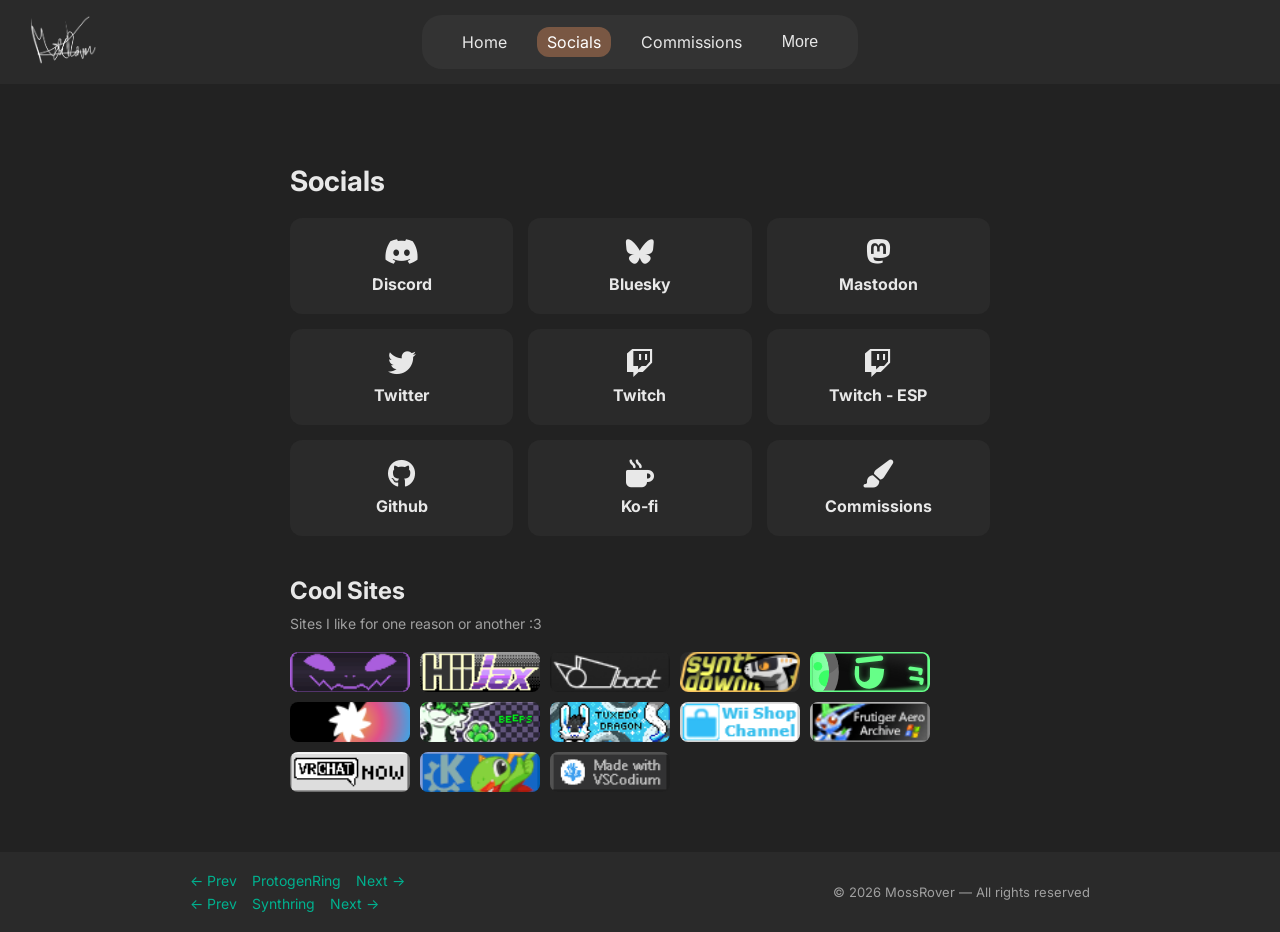
<file: socials.html>
<!doctype html>
<html lang="es">
    <head>
        <meta charset="UTF-8" />
        <meta name="viewport" content="width=device-width, initial-scale=1.0" />
        <meta name="color-scheme" content="dark" />
        <style>
            html,
            body {
                background-color: #222222;
                visibility: hidden;
            }
        </style>
        <title>moss's spaceship</title>
        <link
            href="https://fonts.googleapis.com/css2?family=Inter:wght@400;500;600;700&display=swap"
            rel="stylesheet"
        />
        <link
            rel="stylesheet"
            href="https://cdnjs.cloudflare.com/ajax/libs/font-awesome/6.6.0/css/all.min.css"
        />
        <link rel="stylesheet" href="styles.css" />
        <link
            rel="icon"
            type="image/png"
            href="assets/others/moss_website_logo.png"
        />
    </head>
    <body>
        <header>
            <a href="index.html" class="logo">
                <img src="assets/others/mossrover_sign_logo.png" alt="Logo" />
            </a>

            <nav class="navbar">
                <a href="index.html">Home</a>
                <a href="socials.html" class="active">Socials</a>
                <a href="commissions.html">Commissions</a>

                <div class="dropdown">
                    <button class="dropdown-btn" onclick="toggleMenu()">
                        More
                    </button>
                    <div class="dropdown-menu">
                        <a href="tech.html">My Tech</a>
                        <a href="#">WIP 🚧</a>
                    </div>
                </div>
            </nav>
        </header>

        <main>
            <div class="socials-container">
                <h1>Socials</h1>
                <div class="socials-grid">
                    <a
                        href="https://discord.com/users/mossrover"
                        class="social-card"
                    >
                        <i class="fa-brands fa-discord"></i>
                        Discord
                    </a>
                    <a
                        href="https://bsky.app/profile/m055-r0-v3r.com"
                        class="social-card"
                    >
                        <i class="fa-brands fa-bluesky"></i>
                        Bluesky
                    </a>
                    <a
                        href="https://merping.synth.download/@mossrover"
                        class="social-card"
                    >
                        <i class="fa-brands fa-mastodon"></i>
                        Mastodon
                    </a>
                    <a
                        href="https://twitter.com/moss_rover"
                        class="social-card"
                    >
                        <i class="fa-brands fa-twitter"></i>
                        Twitter
                    </a>
                    <a href="https://twitch.tv/mossrover" class="social-card">
                        <i class="fa-brands fa-twitch"></i>
                        Twitch
                    </a>
                    <a href="https://twitch.tv/roverconmusgo" class="social-card">
                        <i class="fa-brands fa-twitch"></i>
                        Twitch - ESP
                    </a>
                    <a href="https://github.com/mossrover" class="social-card">
                        <i class="fa-brands fa-github"></i>
                        Github
                    </a>
                    <a href="https://ko-fi.com/mossrover" class="social-card">
                        <i class="fa-solid fa-mug-hot"></i>
                        Ko-fi
                    </a>
                    <a
                        href="https://commissions.m055-r0-v3r.com"
                        class="social-card"
                    >
                        <i class="fa-solid fa-paintbrush"></i>
                        Commissions
                    </a>
                </div>
                <div class="cool-sites">
                    <h2>Cool Sites</h2>
                    <p>Sites I like for one reason or another :3</p>
                    <div class="cool-sites-grid">
                        <a
                            href="https://protogen.chat/"
                            target="_blank"
                            class="cool-site-banner"
                        >
                            <img
                                src="assets/cool_sites_images/protogen.gif"
                                alt="Protogen.chat"
                            />
                        </a>
                        <a
                            href="https://hiijax.net/"
                            target="_blank"
                            class="cool-site-banner"
                        >
                            <img
                                src="assets/cool_sites_images/hiijax.gif"
                                alt="hiijax.net"
                            />
                        </a>
                        <a
                            href="https://bootfloppy.neocities.org/"
                            target="_blank"
                            class="cool-site-banner"
                        >
                            <img
                                src="assets/cool_sites_images/bootfloppy.png"
                                alt="bootfloppy.neocities.org"
                            />
                        </a>
                        <a
                            href="https://synth.download/"
                            target="_blank"
                            class="cool-site-banner"
                        >
                            <img
                                src="assets/cool_sites_images/synthdownload.gif"
                                alt="synth.download"
                            />
                        </a>
                        <a
                            href="https://sneexy.synth.download/"
                            target="_blank"
                            class="cool-site-banner"
                        >
                            <img
                                src="assets/cool_sites_images/sneexy.svg"
                                alt="sneexy.synth.download"
                            />
                            <a
                            href="https://zenfyr.dev/"
                            target="_blank"
                            class="cool-site-banner"
                        >
                            <img
                                src="assets/cool_sites_images/zenfyr.webp"
                                alt="zenfyr.dev"
                            />
                        </a>
                        <a
                            href="https://beeps.website/"
                            target="_blank"
                            class="cool-site-banner"
                        >
                            <img
                                src="assets/cool_sites_images/beeps.gif"
                                alt="beeps.website"
                            />
                        </a>
                        <a
                            href="https://tuxedodragon.art/"
                            target="_blank"
                            class="cool-site-banner"
                        >
                            <img
                                src="assets/cool_sites_images/tuxedodragon.gif"
                                alt="tuxedodragon.art"
                            />
                        </a>
                        <a
                            href="https://wiishopchannel.net/"
                            target="_blank"
                            class="cool-site-banner"
                        >
                            <img
                                src="assets/cool_sites_images/wiishopchannel.gif"
                                alt="wiishopchannel.net"
                            />
                        </a>
                        <a
                            href="https://frutigeraeroarchive.org/"
                            target="_blank"
                            class="cool-site-banner"
                        >
                            <img
                                src="assets/cool_sites_images/frutigeraeroarchive.gif"
                                alt="frutigeraeroarchive.org"
                            />
                        </a>
                        <a
                            href="https://hello.vrchat.com/"
                            target="_blank"
                            class="cool-site-banner"
                        >
                            <img
                                src="assets/cool_sites_images/vrchat.gif"
                                alt="vrchat.com"
                            />
                            <a
                            href="https://kde.org/es/"
                            target="_blank"
                            class="cool-site-banner"
                        >
                            <img
                                src="assets/cool_sites_images/kde.gif"
                                alt="kde.org"
                            />
                                <a
                            href="https://vscodium.com/"
                            target="_blank"
                            class="cool-site-banner"
                        >
                            <img
                                src="assets/cool_sites_images/vscodium.gif"
                                alt="vscodium.com"
                            />
                        </a>
                    </div>
                </div>
            </div>
        </main>

        <script>
            document.addEventListener("DOMContentLoaded", function () {
                document.fonts.ready.then(function () {
                    document.body.style.visibility = "visible";
                });
            });

            function toggleMenu() {
                const menu = document.querySelector(".dropdown-menu");
                menu.classList.toggle("active");
            }
        </script>

        <footer>
    <div class="footer-content">
        <div style="display: flex; flex-direction: column; gap: 6px;">
            <div class="footer-webring">
                <a href="https://protogen.chat/webring/m055-r0-v3r.com/previous">← Prev</a>
                    <a href="https://protogen.chat/webring">ProtogenRing</a>
                    <a href="https://protogen.chat/webring/m055-r0-v3r.com/next"
                        >Next →</a
                    >
            </div>
            <div class="footer-webring">
                <a href="https://synth.download/ring/moss/previous">← Prev</a>
                <a href="https://synth.download/ring">Synthring</a>
                <a href="https://synth.download/ring/moss/next">Next →</a>
            </div>
        </div>
        <p class="footer-copy">© 2026 MossRover — All rights reserved</p>
    </div>
</footer>

    </body>
</html>
</file>
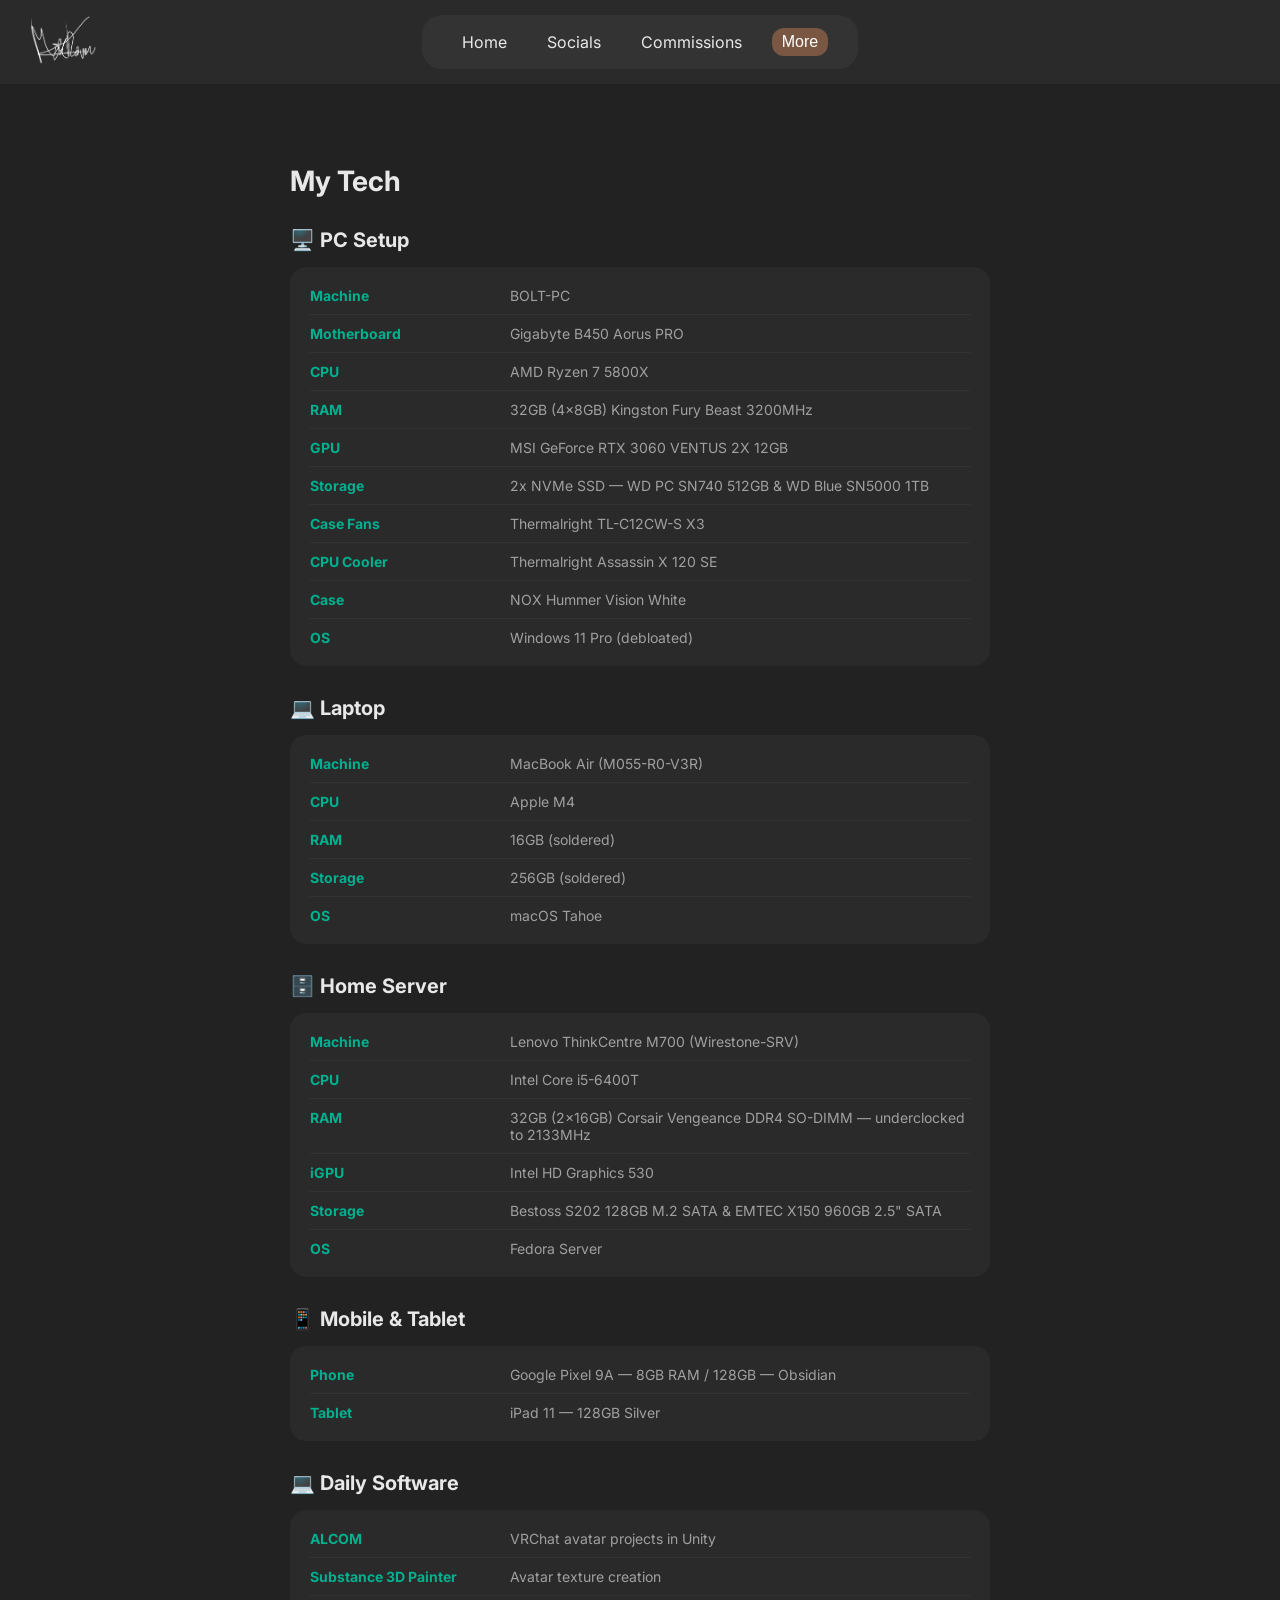
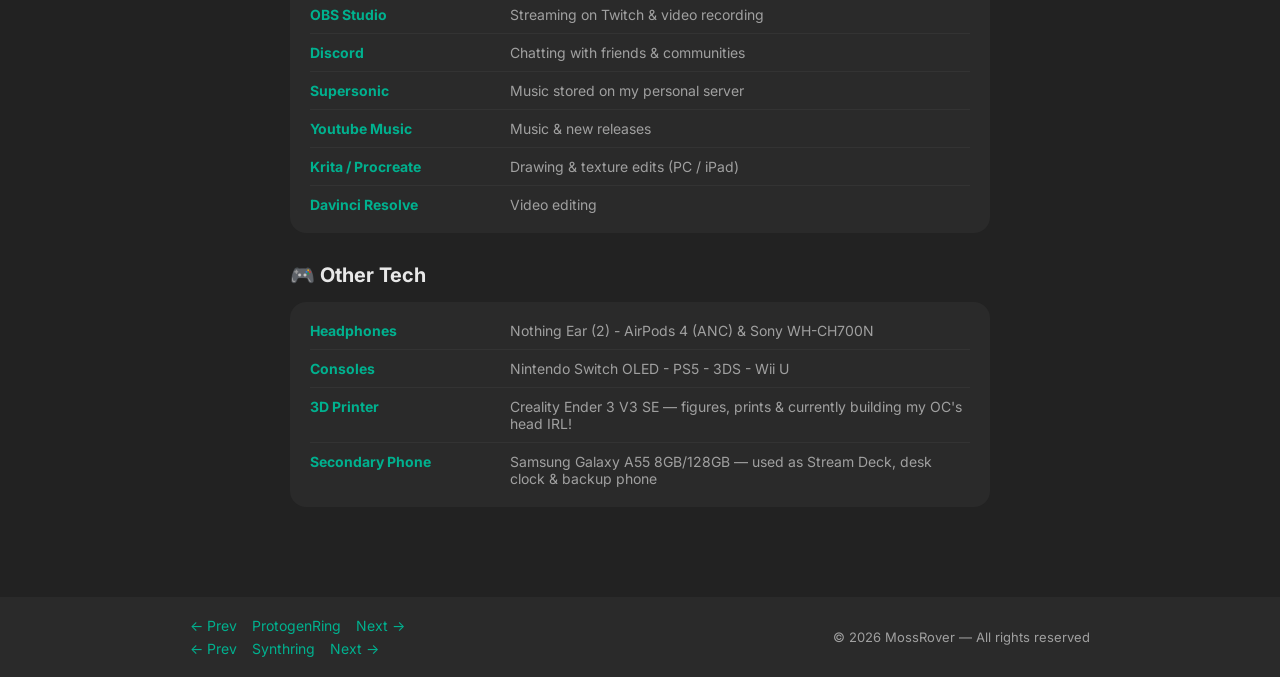
<file: tech.html>
<!doctype html>
<html lang="es">
    <head>
        <meta charset="UTF-8" />
        <meta name="viewport" content="width=device-width, initial-scale=1.0" />
        <meta name="color-scheme" content="dark" />
        <style>
            html,
            body {
                background-color: #222222;
                visibility: hidden;
            }
        </style>
        <title>moss's spaceship</title>
        <link
            href="https://fonts.googleapis.com/css2?family=Inter:wght@400;500;600;700&display=swap"
            rel="stylesheet"
        />
        <link
            rel="stylesheet"
            href="https://cdnjs.cloudflare.com/ajax/libs/font-awesome/6.6.0/css/all.min.css"
        />
        <link rel="stylesheet" href="styles.css" />
        <link
            rel="icon"
            type="image/png"
            href="assets/others/moss_website_logo.png"
        />
    </head>

    <body>
        <header>
            <a href="index.html" class="logo">
                <img src="assets/others/mossrover_sign_logo.png" alt="Logo" />
            </a>

            <nav class="navbar">
                <a href="index.html">Home</a>
                <a href="socials.html">Socials</a>
                <a href="commissions.html">Commissions</a>

                <div class="dropdown">
                    <button class="dropdown-btn active" onclick="toggleMenu()">
                        More
                    </button>
                    <div class="dropdown-menu">
                        <a href="tech.html">My Tech</a>
                        <a href="#">WIP 🚧</a>
                    </div>
                </div>
            </nav>
        </header>

        <main>
            <div class="tech-container">
                <h1>My Tech</h1>

                <div class="tech-section">
                    <h2>🖥️ PC Setup</h2>
                    <div class="tech-card">
                        <div class="tech-row">
                            <span class="tech-label">Machine</span>
                            <span class="tech-value">BOLT-PC</span>
                        </div>
                        <div class="tech-row">
                            <span class="tech-label">Motherboard</span>
                            <span class="tech-value"
                                >Gigabyte B450 Aorus PRO</span
                            >
                        </div>
                        <div class="tech-row">
                            <span class="tech-label">CPU</span>
                            <span class="tech-value">AMD Ryzen 7 5800X</span>
                        </div>
                        <div class="tech-row">
                            <span class="tech-label">RAM</span>
                            <span class="tech-value"
                                >32GB (4x8GB) Kingston Fury Beast 3200MHz</span
                            >
                        </div>
                        <div class="tech-row">
                            <span class="tech-label">GPU</span>
                            <span class="tech-value"
                                >MSI GeForce RTX 3060 VENTUS 2X 12GB</span
                            >
                        </div>
                        <div class="tech-row">
                            <span class="tech-label">Storage</span>
                            <span class="tech-value"
                                >2x NVMe SSD — WD PC SN740 512GB & WD Blue
                                SN5000 1TB</span
                            >
                        </div>
                        <div class="tech-row">
                            <span class="tech-label">Case Fans</span>
                            <span class="tech-value"
                                >Thermalright TL-C12CW-S X3</span
                            >
                        </div>
                        <div class="tech-row">
                            <span class="tech-label">CPU Cooler</span>
                            <span class="tech-value"
                                >Thermalright Assassin X 120 SE</span
                            >
                        </div>
                        <div class="tech-row">
                            <span class="tech-label">Case</span>
                            <span class="tech-value"
                                >NOX Hummer Vision White</span
                            >
                        </div>
                        <div class="tech-row">
                            <span class="tech-label">OS</span>
                            <span class="tech-value"
                                >Windows 11 Pro (debloated)</span
                            >
                        </div>
                    </div>
                </div>

                <div class="tech-section">
                    <h2>💻 Laptop</h2>
                    <div class="tech-card">
                        <div class="tech-row">
                            <span class="tech-label">Machine</span>
                            <span class="tech-value"
                                >MacBook Air (M055-R0-V3R)</span
                            >
                        </div>
                        <div class="tech-row">
                            <span class="tech-label">CPU</span>
                            <span class="tech-value">Apple M4</span>
                        </div>
                        <div class="tech-row">
                            <span class="tech-label">RAM</span>
                            <span class="tech-value">16GB (soldered)</span>
                        </div>
                        <div class="tech-row">
                            <span class="tech-label">Storage</span>
                            <span class="tech-value">256GB (soldered)</span>
                        </div>
                        <div class="tech-row">
                            <span class="tech-label">OS</span>
                            <span class="tech-value">macOS Tahoe</span>
                        </div>
                    </div>
                </div>

                <div class="tech-section">
                    <h2>🗄️ Home Server</h2>
                    <div class="tech-card">
                        <div class="tech-row">
                            <span class="tech-label">Machine</span>
                            <span class="tech-value"
                                >Lenovo ThinkCentre M700 (Wirestone-SRV)</span
                            >
                        </div>
                        <div class="tech-row">
                            <span class="tech-label">CPU</span>
                            <span class="tech-value">Intel Core i5-6400T</span>
                        </div>
                        <div class="tech-row">
                            <span class="tech-label">RAM</span>
                            <span class="tech-value"
                                >32GB (2x16GB) Corsair Vengeance DDR4 SO-DIMM —
                                underclocked to 2133MHz</span
                            >
                        </div>
                        <div class="tech-row">
                            <span class="tech-label">iGPU</span>
                            <span class="tech-value"
                                >Intel HD Graphics 530</span
                            >
                        </div>
                        <div class="tech-row">
                            <span class="tech-label">Storage</span>
                            <span class="tech-value"
                                >Bestoss S202 128GB M.2 SATA & EMTEC X150 960GB
                                2.5" SATA</span
                            >
                        </div>
                        <div class="tech-row">
                            <span class="tech-label">OS</span>
                            <span class="tech-value">Fedora Server</span>
                        </div>
                    </div>
                </div>

                <div class="tech-section">
                    <h2>📱 Mobile & Tablet</h2>
                    <div class="tech-card">
                        <div class="tech-row">
                            <span class="tech-label">Phone</span>
                            <span class="tech-value"
                                >Google Pixel 9A — 8GB RAM / 128GB —
                                Obsidian</span
                            >
                        </div>
                        <div class="tech-row">
                            <span class="tech-label">Tablet</span>
                            <span class="tech-value"
                                >iPad 11 — 128GB Silver</span
                            >
                        </div>
                    </div>
                </div>

                <div class="tech-section">
                    <h2>💻 Daily Software</h2>
                    <div class="tech-card">
                        <div class="tech-row">
                            <span class="tech-label">ALCOM</span>
                            <span class="tech-value"
                                >VRChat avatar projects in Unity</span
                            >
                        </div>
                        <div class="tech-row">
                            <span class="tech-label">Substance 3D Painter</span>
                            <span class="tech-value"
                                >Avatar texture creation</span
                            >
                        </div>
                        <div class="tech-row">
                            <span class="tech-label">OBS Studio</span>
                            <span class="tech-value"
                                >Streaming on Twitch & video recording</span
                            >
                        </div>
                        <div class="tech-row">
                            <span class="tech-label">Discord</span>
                            <span class="tech-value"
                                >Chatting with friends & communities</span
                            >
                        </div>
                        <div class="tech-row">
                            <span class="tech-label">Supersonic</span>
                            <span class="tech-value"
                                >Music stored on my personal server</span
                            >
                        </div>
                        <div class="tech-row">
                            <span class="tech-label">Youtube Music</span>
                            <span class="tech-value">Music & new releases</span>
                        </div>
                        <div class="tech-row">
                            <span class="tech-label">Krita / Procreate</span>
                            <span class="tech-value"
                                >Drawing & texture edits (PC / iPad)</span
                            >
                        </div>
                        <div class="tech-row">
                            <span class="tech-label">Davinci Resolve</span>
                            <span class="tech-value">Video editing</span>
                        </div>
                    </div>
                </div>

                <div class="tech-section">
                    <h2>🎮 Other Tech</h2>
                    <div class="tech-card">
                        <div class="tech-row">
                            <span class="tech-label">Headphones</span>
                            <span class="tech-value"
                                >Nothing Ear (2) - AirPods 4 (ANC) & Sony WH-CH700N</span
                            >
                        </div>
                        <div class="tech-row">
                            <span class="tech-label">Consoles</span>
                            <span class="tech-value"
                                >Nintendo Switch OLED - PS5 - 3DS -  Wii U</span
                            >
                        </div>
                        <div class="tech-row">
                            <span class="tech-label">3D Printer</span>
                            <span class="tech-value"
                                >Creality Ender 3 V3 SE — figures, prints &
                                currently building my OC's head IRL!</span
                            >
                        </div>
                        <div class="tech-row">
                            <span class="tech-label">Secondary Phone</span>
                            <span class="tech-value"
                                >Samsung Galaxy A55 8GB/128GB — used as Stream
                                Deck, desk clock & backup phone</span
                            >
                        </div>
                    </div>
                </div>
            </div>
        </main>

        <script>
            document.addEventListener("DOMContentLoaded", function () {
                document.fonts.ready.then(function () {
                    document.body.style.visibility = "visible";
                });
            });

            function toggleMenu() {
                const menu = document.querySelector(".dropdown-menu");
                menu.classList.toggle("active");
            }
        </script>

<footer>
    <div class="footer-content">
        <div style="display: flex; flex-direction: column; gap: 6px;">
            <div class="footer-webring">
                <a href="https://protogen.chat/webring/m055-r0-v3r.com/previous">← Prev</a>
                    <a href="https://protogen.chat/webring">ProtogenRing</a>
                    <a href="https://protogen.chat/webring/m055-r0-v3r.com/next"
                        >Next →</a
                    >
            </div>
            <div class="footer-webring">
                <a href="https://synth.download/ring/moss/previous">← Prev</a>
                <a href="https://synth.download/ring">Synthring</a>
                <a href="https://synth.download/ring/moss/next">Next →</a>
            </div>
        </div>
        <p class="footer-copy">© 2026 MossRover — All rights reserved</p>
    </div>
</footer>

    </body>
</html>
</file>
<file: styles.css>
* {
    margin: 0;
    padding: 0;
    box-sizing: border-box;
}

html {
    scroll-behavior: smooth;
    background-color: #222222;
    overflow-x: hidden;
}

body {
    background-color: #222222;
    font-family: "Inter", sans-serif;
    position: relative;
    min-height: 100vh;
}

header {
    background-color: #2a2a2a;
    display: grid;
    grid-template-columns: 1fr auto 1fr;
    align-items: center;
    padding: 15px 30px;
    width: 100%;
    animation: slideDown 0.6s ease forwards;
}

.navbar {
    background-color: #333333;
    border-radius: 20px;
    padding: 12px 30px;
    display: flex;
    gap: 20px;
    align-items: center;
    margin: 0 auto;
}

.navbar a {
    text-decoration: none;
    color: #e8e8e8;
    font-size: 16px;
    padding: 5px 10px;
    border-radius: 12px;
    transition: background-color 0.2s ease;
}

.navbar a:hover,
.navbar a.active {
    background-color: #795743;
    color: #ffffff;
}

.dropdown {
    position: relative;
}

.dropdown-btn {
    background: none;
    border: none;
    font-size: 16px;
    color: #e8e8e8;
    cursor: pointer;
    padding: 5px 10px;
    border-radius: 12px;
    transition: background-color 0.2s ease;
}

.dropdown-btn:hover,
.dropdown-btn.active {
    background-color: #795743;
    color: #ffffff;
}

.dropdown-menu {
    display: none;
    position: absolute;
    top: 100%;
    left: 0;
    background-color: #2a2a2a;
    border-radius: 8px;
    padding: 8px;
    flex-direction: column;
    gap: 5px;
    min-width: 120px;
    white-space: nowrap;
}

.dropdown-menu.active {
    display: flex;
}

.dropdown-menu a {
    text-decoration: none;
    color: #e8e8e8;
    font-size: 14px;
    padding: 4px 8px;
    border-radius: 6px;
}

.dropdown-menu a:hover {
    background-color: #795743;
    color: #ffffff;
}

main {
    padding: 40px 40px 100px;
    display: flex;
    flex-direction: column;
    align-items: center;
    gap: 20px;
    animation: slideFromTop 0.4s ease forwards;
}

.hero {
    min-height: 75vh;
    display: flex;
    align-items: center;
    justify-content: center;
    width: 100%;
}

.card {
    background-color: #2a2a2a;
    border-radius: 16px;
    padding: 40px;
    display: flex;
    flex-direction: row;
    align-items: center;
    gap: 30px;
    width: 65%;
    will-change: filter;
}

.card img {
    width: 200px;
    height: 200px;
    border-radius: 16px;
    flex-shrink: 0;
}

.card-text h1 {
    font-size: 22px;
    color: #00b18f;
}

.card-text p {
    font-size: 14px;
    color: #a0a0a0;
}

.card-large {
    width: 70%;
    flex-direction: column;
    align-items: flex-start;
    gap: 10px;
}

.card-large h2 {
    font-size: 18px;
    color: #00b18f;
    margin-bottom: 5px;
    margin-top: 20px;
}

.card-large p {
    font-size: 14px;
    color: #a0a0a0;
    line-height: 1.6;
}

.scroll-btn {
    display: inline-block;
    margin-top: 10px;
    text-decoration: none;
    color: #00b18f;
    font-size: 14px;
    border: 1px solid #00b18f;
    padding: 5px 12px;
    border-radius: 12px;
}

.scroll-btn:hover {
    background-color: #00b18f;
    color: #ffffff;
}

.socials-container {
    padding: 40px;
    width: 65%;
}

.socials-container h1 {
    font-size: 28px;
    color: #e8e8e8;
    margin-bottom: 20px;
}

.socials-grid {
    display: grid;
    grid-template-columns: repeat(3, 1fr);
    gap: 15px;
}

.social-card {
    background-color: #2a2a2a;
    border-radius: 12px;
    padding: 20px;
    text-align: center;
    text-decoration: none;
    color: #e8e8e8;
    font-size: 16px;
    font-weight: bold;
    display: flex;
    flex-direction: column;
    align-items: center;
    gap: 8px;
    transition: background-color 0.2s ease;
    will-change: filter;
}

.social-card i {
    font-size: 28px;
}

.social-card:hover {
    background-color: #795743;
    color: #ffffff;
}

.cool-sites {
    margin-top: 40px;
}

.cool-sites h2 {
    font-size: 24px;
    color: #e8e8e8;
    margin-bottom: 10px;
}

.cool-sites p {
    font-size: 14px;
    color: #a0a0a0;
    margin-bottom: 20px;
}

.cool-sites-grid {
    display: flex;
    flex-wrap: wrap;
    gap: 10px;
}

.cool-site-banner {
    background-color: #2a2a2a;
    border-radius: 8px;
    width: 120px;
    height: 40px;
    display: flex;
    align-items: center;
    justify-content: center;
    text-decoration: none;
    color: #e8e8e8;
    font-size: 12px;
    transition: background-color 0.2s ease;
    will-change: filter;
}

.cool-site-banner:hover {
    background-color: #795743;
}

.cool-site-banner img {
    width: 100%;
    height: 100%;
    object-fit: cover;
    border-radius: 8px;
}

.logo img {
    height: 50px;
    width: auto;
}

.commissions-container {
    padding: 40px;
    width: 65%;
}

.commissions-container h1 {
    font-size: 28px;
    color: #e8e8e8;
    margin-bottom: 10px;
}

.commissions-container > p {
    font-size: 14px;
    color: #a0a0a0;
    margin-bottom: 30px;
}

.pricing-cards {
    display: grid;
    grid-template-columns: repeat(3, 1fr);
    gap: 15px;
    margin-bottom: 30px;
}

.pricing-card {
    background-color: #2a2a2a;
    border-radius: 12px;
    padding: 20px;
    display: flex;
    flex-direction: column;
    gap: 8px;
    will-change: filter;
}

.pricing-card h2 {
    font-size: 18px;
    color: #00b18f;
}

.pricing-card .price {
    font-size: 20px;
    font-weight: bold;
    color: #e8e8e8;
}

.pricing-card p {
    font-size: 14px;
    color: #a0a0a0;
    line-height: 1.5;
}

.commission-btn {
    display: inline-block;
    margin-bottom: 40px;
    text-decoration: none;
    color: #00b18f;
    font-size: 14px;
    border: 1px solid #00b18f;
    padding: 8px 16px;
    border-radius: 12px;
    transition: background-color 0.2s ease;
}

.commission-btn:hover {
    background-color: #00b18f;
    color: #ffffff;
}

.examples-title {
    font-size: 24px;
    color: #e8e8e8;
    margin-bottom: 20px;
}

.examples-grid {
    display: grid;
    grid-template-columns: repeat(3, 1fr);
    gap: 15px;
}

.example-card {
    display: flex;
    flex-direction: column;
    gap: 10px;
}

.example-placeholder {
    width: 100%;
    height: 200px;
    background-color: #333333;
    border-radius: 12px;
}

.example-card p {
    font-size: 13px;
    color: #a0a0a0;
    text-align: center;
}

.tech-container {
    padding: 40px;
    width: 65%;
}

.tech-container h1 {
    font-size: 28px;
    color: #e8e8e8;
    margin-bottom: 30px;
}

.tech-section {
    margin-bottom: 30px;
}

.tech-section h2 {
    font-size: 20px;
    color: #e8e8e8;
    margin-bottom: 15px;
}

.tech-card {
    background-color: #2a2a2a;
    border-radius: 16px;
    padding: 20px;
    display: flex;
    flex-direction: column;
    gap: 10px;
    will-change: filter;
}

.tech-row {
    display: flex;
    gap: 20px;
    font-size: 14px;
    border-bottom: 1px solid #333333;
    padding-bottom: 10px;
}

.tech-row:last-child {
    border-bottom: none;
    padding-bottom: 0;
}

.tech-label {
    font-weight: bold;
    color: #00b18f;
    min-width: 180px;
}

.tech-value {
    color: #a0a0a0;
}

.gallery-item {
    display: block;
    cursor: pointer;
}

.gallery {
    display: flex;
    gap: 15px;
    margin-top: 10px;
    flex-wrap: wrap;
}

.gallery-placeholder {
    width: 150px;
    height: 150px;
    background-color: #333333;
    border-radius: 12px;
}

.gallery-img {
    width: 150px;
    height: 150px;
    object-fit: cover;
    border-radius: 12px;
    cursor: pointer;
}

.lightbox {
    display: none;
    position: fixed;
    top: 0;
    left: 0;
    width: 100vw;
    height: 100vh;
    background-color: rgba(0, 0, 0, 0.9);
    z-index: 999;
    align-items: center;
    justify-content: center;
    overflow: hidden;
}

.lightbox.active {
    display: flex;
}

.lightbox img {
    max-width: 80%;
    max-height: 80%;
    border-radius: 12px;
}

.lightbox-close {
    position: fixed;
    top: 0;
    left: 0;
    width: 100%;
    height: 100%;
    z-index: -1;
    cursor: pointer;
}

.lightbox-prev,
.lightbox-next {
    background: none;
    border: none;
    color: white;
    font-size: 40px;
    cursor: pointer;
    padding: 20px;
    z-index: 1000;
}

.lightbox-prev:hover,
.lightbox-next:hover {
    color: #00b18f;
}

.lightbox-content {
    display: flex;
    flex-direction: column;
    align-items: center;
    gap: 10px;
}

#lightbox-desc {
    color: #e8e8e8;
    font-size: 14px;
    text-align: center;
}

@keyframes softIn {
    from {
        filter: blur(3px);
        opacity: 0.5;
    }
    to {
        filter: blur(0px);
        opacity: 1;
    }
}

@keyframes slideFromTop {
    from {
        opacity: 0;
        transform: translateY(-20px);
    }
    to {
        opacity: 1;
        transform: translateY(0px);
    }
}

@keyframes slideDown {
    from {
        opacity: 0;
        transform: translateY(-100%);
    }
    to {
        opacity: 1;
        transform: translateY(0);
    }
}

@keyframes fadeSlideUp {
    from {
        opacity: 0;
        transform: translateY(20px);
    }
    to {
        opacity: 1;
        transform: translateY(0);
    }
}

footer {
    background-color: #2a2a2a;
    padding: 20px 40px;
    width: 100%;
    position: absolute;
    bottom: 0;
}

.footer-content {
    display: flex;
    justify-content: space-between;
    align-items: center;
    max-width: 900px;
    margin: 0 auto;
}

.footer-webring {
    display: flex;
    align-items: center;
    gap: 15px;
    color: #a0a0a0;
    font-size: 14px;
}

.footer-webring a {
    text-decoration: none;
    color: #00b18f;
    transition: color 0.2s ease;
}

.footer-webring a:hover {
    color: #795743;
}

.footer-copy {
    font-size: 13px;
    color: #a0a0a0;
}

.example-img {
    width: 100%;
    height: 200px;
    object-fit: cover;
    border-radius: 12px;
    cursor: pointer;
}

@media (max-width: 768px) {
    header {
        grid-template-columns: auto 1fr;
        padding: 10px 15px;
    }

    .navbar {
        padding: 8px 15px;
        gap: 10px;
    }

    .navbar a {
        font-size: 13px;
        padding: 4px 6px;
    }

    .card {
        width: 90%;
        flex-direction: column;
        padding: 20px;
    }

    .card img {
        width: 150px;
        height: 150px;
    }

    .card-large {
        width: 90%;
    }

    .socials-container {
        width: 90%;
        padding: 20px;
    }

    .socials-grid {
        grid-template-columns: repeat(2, 1fr);
    }

    .commissions-container {
        width: 90%;
        padding: 20px;
    }

    .pricing-cards {
        grid-template-columns: 1fr;
    }

    .examples-grid {
        grid-template-columns: 1fr;
    }

    .tech-container {
        width: 90%;
        padding: 20px;
    }

    .tech-row {
        flex-direction: column;
        gap: 5px;
    }

    .tech-label {
        min-width: unset;
    }
}
</file>
